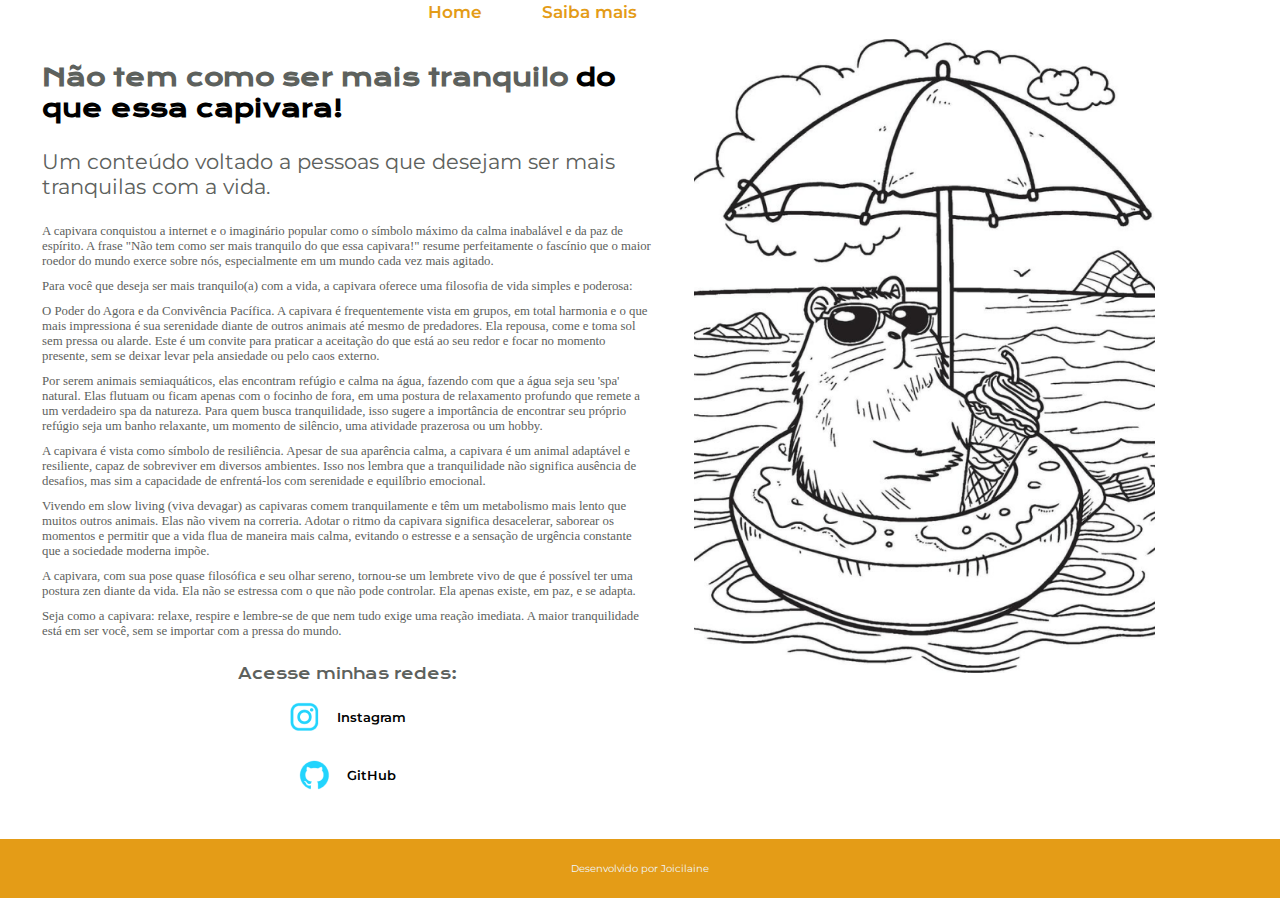
<file: index.html>
<!DOCTYPE html>
<html lang="pt-br">

<head>
  <meta charset="UTF-8">
  <meta http-equiv="X-UA-Compatible" content="IE=edge">
  <meta name="viewport" content="width=device-width, initial-scale=1.0">
  <title>Capivara</title>
  <link rel="stylesheet" href="style.css">
</head>

<body>
  <header class="cabecalho">
    <nav class="cabecalho__menu">
      <a class="cabecalho__menu__link" href="index.html">Home</a>
      <a class="cabecalho__menu__link" href="SobreMim.html">Saiba mais</a>
    </nav>
  </header>
  <main class="apresentacao">
<section class="apresentacao__conteudo">
      <h1 class="apresentacao__conteudo__titulo">Não tem como ser mais tranquilo <strong class="titulo-destaque">do que
          essa capivara!</strong></h1>
      <p class="apresentacao__conteudo__paragrafo">Um conteúdo voltado a pessoas que desejam ser mais tranquilas com a
        vida.</p>
    <div class="apresentacaoParagrafos">
      <p class ="apresentacaoSegundoParagrafo">A capivara conquistou a internet e o imaginário popular como o símbolo máximo da calma inabalável e da paz de espírito. A frase "Não tem como ser mais tranquilo do que essa capivara!" resume perfeitamente o fascínio que o maior roedor do mundo exerce sobre nós, especialmente em um mundo cada vez mais agitado.</p>
      <p class ="apresentacaoTerceiroParagrafo">Para você que deseja ser mais tranquilo(a) com a vida, a capivara oferece uma filosofia de vida simples e poderosa:</p>
      <p class ="apresentacaoQuartoParagrafo">O Poder do Agora e da Convivência Pacífica. A capivara é frequentemente vista em grupos, em total harmonia e o que mais impressiona é sua serenidade diante de outros animais até mesmo de predadores. Ela repousa, come e toma sol sem pressa ou alarde. Este é um convite para praticar a aceitação do que está ao seu redor e focar no momento presente, sem se deixar levar pela ansiedade ou pelo caos externo.</p>
      <p class ="apresentacaoQuintoParagrafo">Por serem animais semiaquáticos, elas encontram refúgio e calma na água, fazendo com que a água seja seu 'spa' natural. Elas flutuam ou ficam apenas com o focinho de fora, em uma postura de relaxamento profundo que remete a um verdadeiro spa da natureza. Para quem busca tranquilidade, isso sugere a importância de encontrar seu próprio refúgio seja um banho relaxante, um momento de silêncio, uma atividade prazerosa ou um hobby.</p>
      <p class ="apresentacaoSextoParagrafo">A capivara é vista como símbolo de resiliência. Apesar de sua aparência calma, a capivara é um animal adaptável e resiliente, capaz de sobreviver em diversos ambientes. Isso nos lembra que a tranquilidade não significa ausência de desafios, mas sim a capacidade de enfrentá-los com serenidade e equilíbrio emocional.</p>
      <p class="apresentacaoSetimoParagrafo">Vivendo em slow living (viva devagar) as capivaras comem tranquilamente e têm um metabolismo mais lento que muitos outros animais. Elas não vivem na correria. Adotar o ritmo da capivara significa desacelerar, saborear os momentos e permitir que a vida flua de maneira mais calma, evitando o estresse e a sensação de urgência constante que a sociedade moderna impõe.</p>
      <p class="apresentacaoOitavoParagrafo">A capivara, com sua pose quase filosófica e seu olhar sereno, tornou-se um lembrete vivo de que é possível ter uma postura zen diante da vida. Ela não se estressa com o que não pode controlar. Ela apenas existe, em paz, e se adapta.</p>
      <p class="apresentacaoNonoParagrafo">Seja como a capivara: relaxe, respire e lembre-se de que nem tudo exige uma reação imediata. A maior tranquilidade está em ser você, sem se importar com a pressa do mundo.</p>
  </div>
  <div class="apresentacao__link">
        <h2 class="apresentacao__subtitulo"> Acesse minhas redes:</h2>
        <a class="apresentacao__link__botao" href="https://instagram.com/joicilaineeles"><img
            src="./assets/instagram.png">Instagram
        </a>
        <a class="apresentacao__link__botao" href="https://github.com/JOICILAINEELES-coder"><img src="./assets/github.png">GitHub
        </a>
  </div>
</section>
  <div class="divisaoImagem"> 
    <img class="apresentacao__imagem" src='./assets/Capivara-12.png' alt='capivara'>
  </div>
  </main>
  <footer class="rodape">Desenvolvido por Joicilaine</footer>
</body>

</html>
</file>
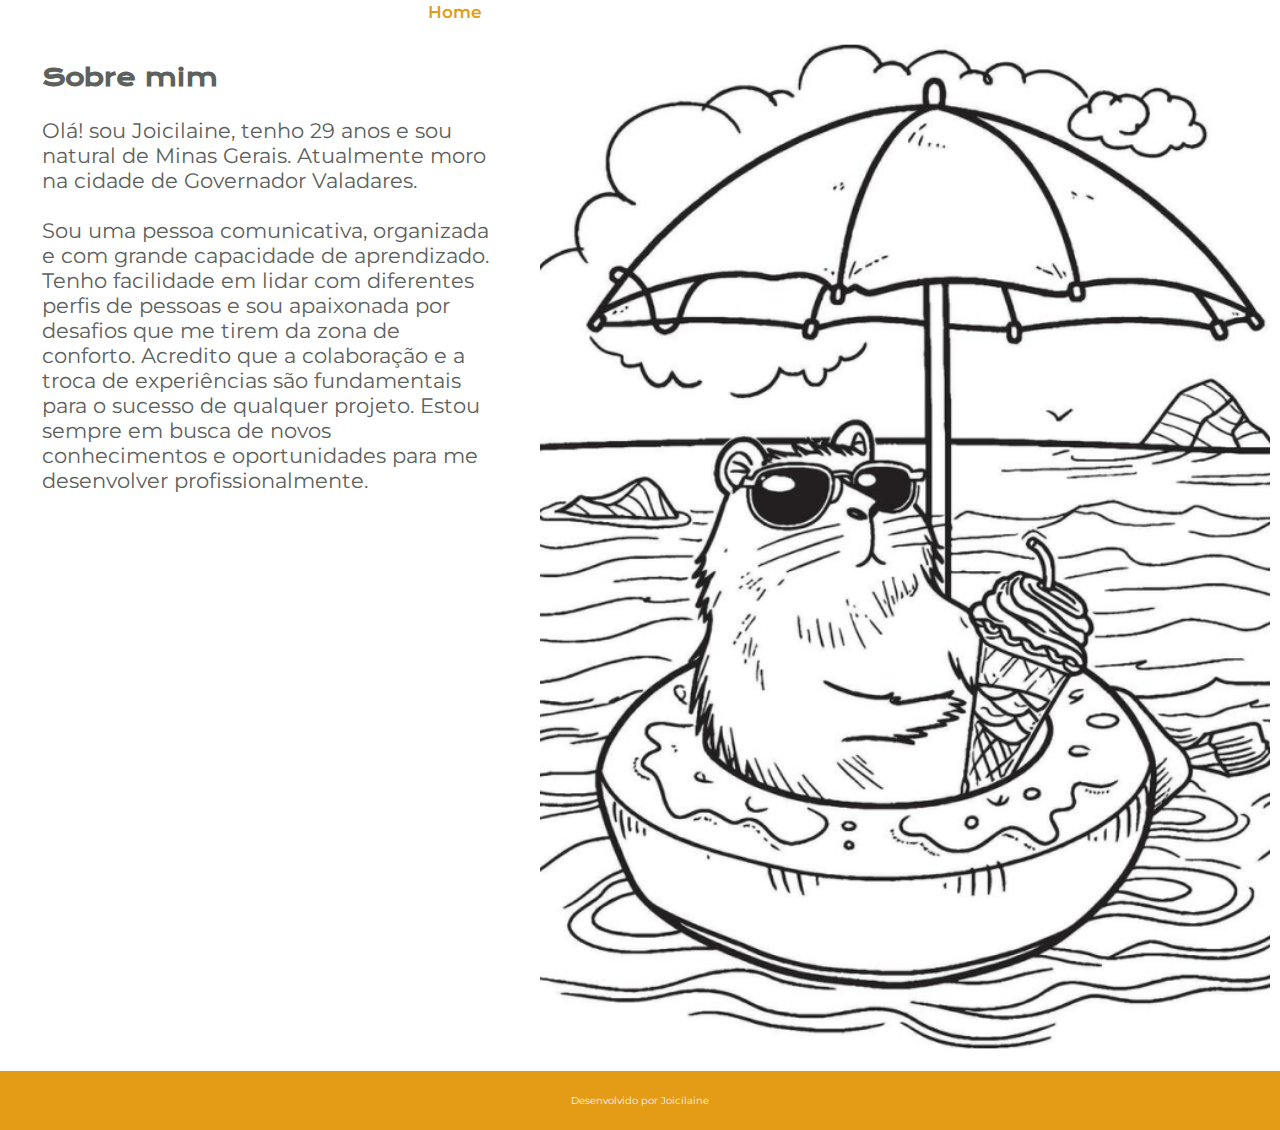
<file: SobreMim.html>
<!DOCTYPE html>
<html lang="pt-br">
<head>
    <meta charset="UTF-8">
    <meta name="viewport" content="width=device-width, initial-scale=1.0">
    <title>Sobre mim</title>
    <link rel="stylesheet" href="style.css">
</head>
<body>
    <header class="cabecalho">
        <nav class="cabecalho__menu">
          <a class="cabecalho__menu__link" href="index.html">Home</a>

    </header>
    <main class="apresentacao">
        <section class="apresentacao__conteudo">
            <h1 class="apresentacao__conteudo__titulo">Sobre mim</h1>
            <p class="apresentacao__conteudo__paragrafo">Olá! sou Joicilaine, tenho 29 anos e sou natural de Minas Gerais. Atualmente moro na cidade de Governador Valadares.</p>
            <p class="apresentacao__conteudo__paragrafo">Sou uma pessoa comunicativa, organizada e com grande capacidade de aprendizado. Tenho facilidade em lidar com diferentes perfis de pessoas e sou apaixonada por desafios que me tirem da zona de conforto. Acredito que a colaboração e a troca de experiências são fundamentais para o sucesso de qualquer projeto. Estou sempre em busca de novos conhecimentos e oportunidades para me desenvolver profissionalmente.</p>
        </section>
        <img class="apresentacao__imagem" src='./assets/Capivara-12.png' alt='capivara'>
    </main>
    <footer class="rodape">Desenvolvido por Joicilaine</footer> 
</body>
</html>
</file>
<file: style.css>
@import url('https://fonts.googleapis.com/css2?family=Krona+One&family=Montserrat:wght@600&display=swap');


* {
  margin: 0;
  padding: 0;
}

.cabecalho {
  padding: 0.125rem 0rem 0rem 8rem;
  margin-left: 300px;
}
.cabecalho__menu {
  display:flex;
  align-items: center;
  gap: 60px;
  
  
}

.cabecalho__menu__link {
  font-family: 'Montserrat', sans-serif;
  font-size: 17px;
  font-weight: 600;
  color:#e49c17;
  text-decoration: none;
  
  
}

body {
  box-sizing: border-box;
  background-color: hwb(240 100% 0%);
  color: #5d615d;
  height: 100vh;
}

.titulo-destaque {
  color:black
}

.apresentacao {
  margin: 0.5rem 0.625rem;
  display: flex;
   align-items: flex-start;
  justify-content: space-between;
  gap: 10px;
}


.apresentacao__conteudo {
  width: 50%;
  display: flex;
  flex-direction: column;
  gap: 25px;
  margin: 2rem;
}

.apresentacao__conteudo__titulo {
  font-size: 1.5rem;
  font-family: "Krona One", sans-serif;
 }

.apresentacaoParagrafos {
  display: flex;
  flex-direction: column;
  gap: 10px;
}

.apresentacao__conteudo__paragrafo {
  font-size: 1.3rem;
  font-family: "Montserrat", sans-serif;
  
}

.apresentacaoSegundoParagrafo, .apresentacaoTerceiroParagrafo, .apresentacaoQuartoParagrafo, .apresentacaoQuintoParagrafo, .apresentacaoSextoParagrafo, .apresentacaoSetimoParagrafo, .apresentacaoOitavoParagrafo, .apresentacaoNonoParagrafo {
  font-size: 0.8rem;
}

.apresentacao__link {
  display: flex;
  flex-direction: column;
  justify-content: space-between;
  align-items: center;
  gap: 10px;
}

.apresentacao__subtitulo {
   font-family: 'krona One', sans-serif;
   font-weight: 400;
   font-size: 15px;
}

.apresentacao__link__botao {
  display: flex;
  justify-content: center;
  align-items: center; 
  gap: 1rem;
  color: black;
  width: 50%;
  border-radius: 0.5rem;
  font-size: 13px;
  font-weight: 600;
  padding: 8px 0px;
  text-decoration: none;
  font-family: 'Montserrat', sans-serif;
}

.apresentacao__link__botao:hover {
  color: #e49c17;
}



.apresentacao__imagem {
  width: 80%;
}


.rodape {
  background-color: #e49c17;
  color: aliceblue;
  padding: 1.5rem;
  text-align: center;
  font-family: 'Montserrat', sans-serif;
  font-size: 0.6rem;
  font-weight: 400;
}

.apresentacaoSobreMim {
  display: flex;
  justify-content: space-between;
  align-items: flex-start;
  gap: 20px;
  padding: 5%;
  
}

.apresentacaoConteudoSobreMim {
  width: 100%;
  display: flex;
  flex-direction: column;
  gap: 25px;
  
}

.apresentacaoConteudoTituloSobreMim {
  font-size: 1.5rem;
  font-family: "Krona One", sans-serif;
  
  
  
}

.apresentacaoConteudoParagrafoSobreMim {
  font-size: 0.8rem;
  
}

.apresentacaoImagemSobreMim {
  width: 45%;
}

@media (max-width: 1034px) {
    .cabecalho {
      height: auto;
      padding: 1%;
    }

    

   .apresentacao {
      flex-direction: row;
      justify-content: center;
      
      padding: 5%;
     
    }
   
    .apresentacao__link__botao {
     padding: 1rem 1rem 1rem 1rem;
     width: 160px;

   }

   .apresentacao__imagem {
    padding: 1rem 1rem 1rem 2rem;
    
   }

   .apresentacao__conteudo {
    margin-top: 1%;
   }

   .apresentacao__subtitulo {
    font-size: 80%;
   }
}

@media (max-width: 768px) {
   .body {
    height: 100vh; 
    }

    .cabecalho {
      margin-left: 0px;
      display: flex;
      justify-content: center;
      align-items: center;
      
    }

    .apresentacao {
      flex-direction: column-reverse;
      justify-content: center;
      align-items: center;
      
    }

    .apresentacao__link__botao {
      padding: 1rem 1rem 1rem 1rem;
      
    }


}
</file>
